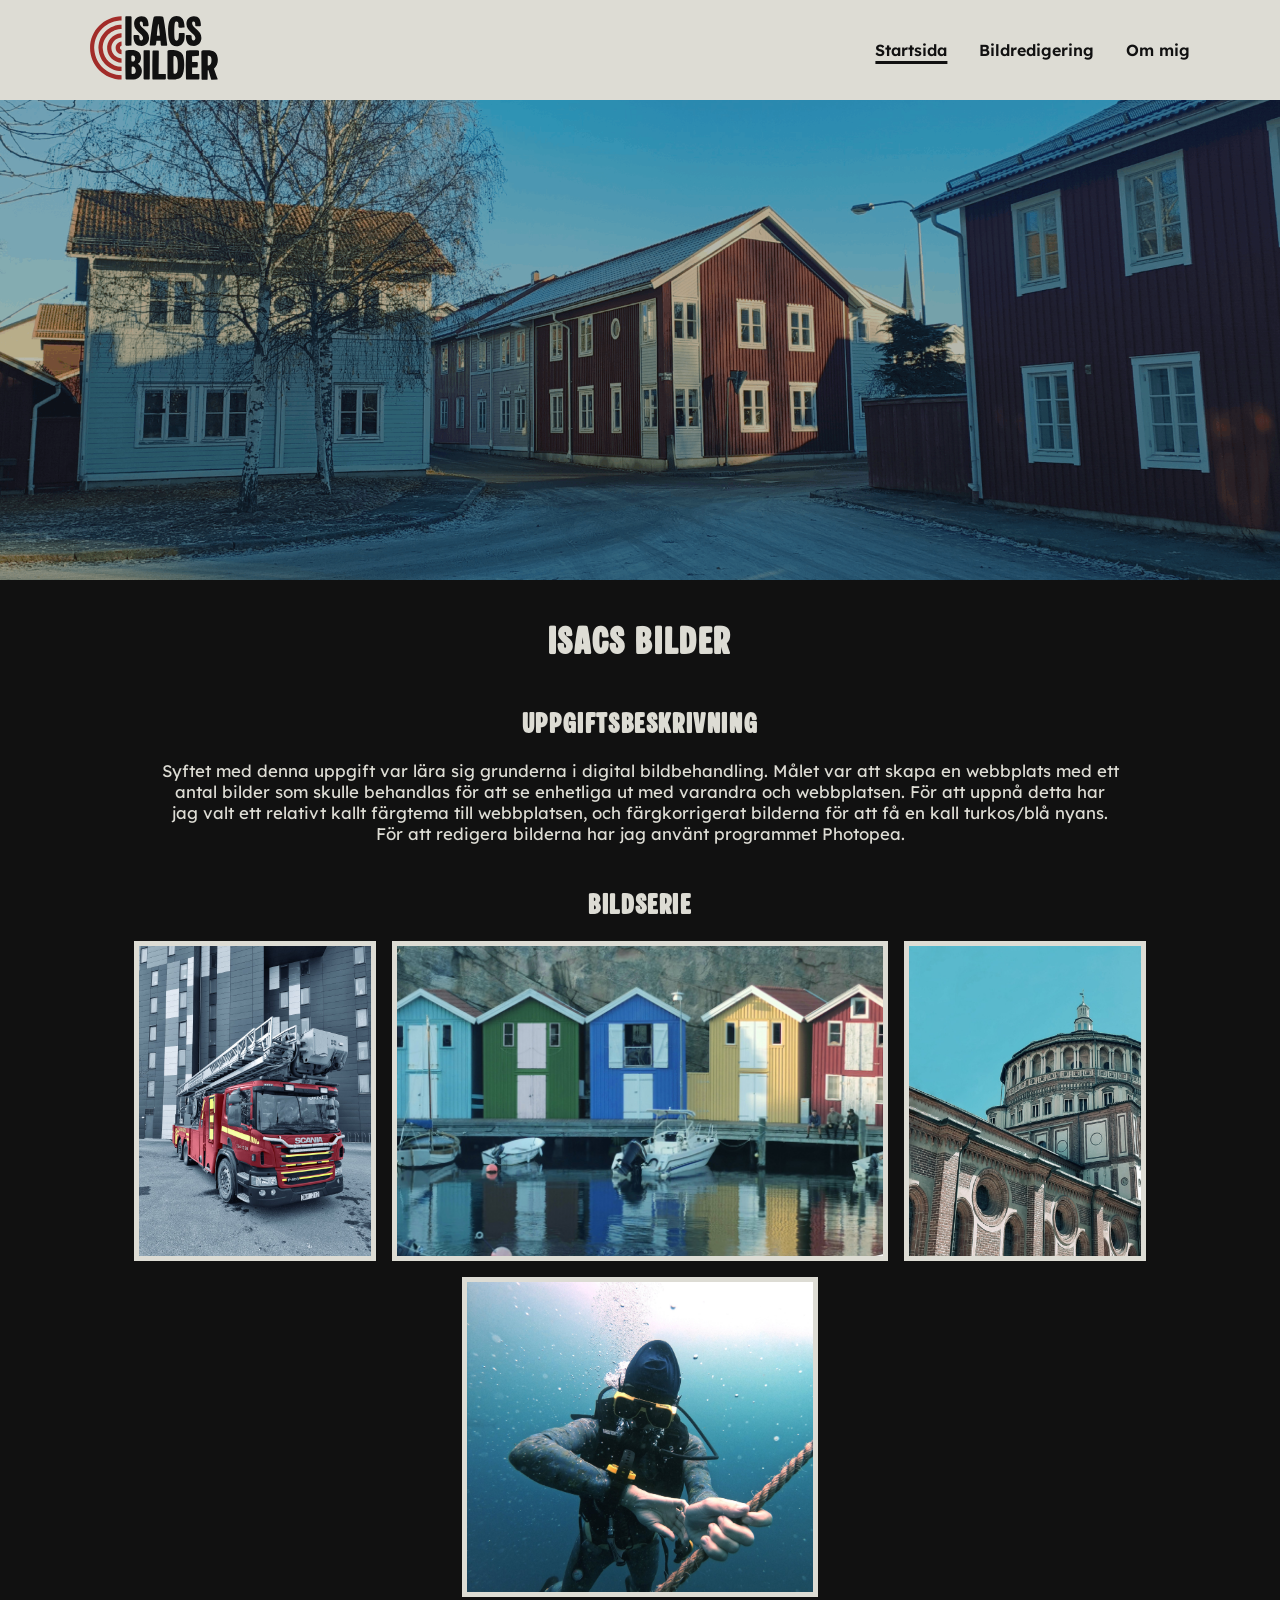
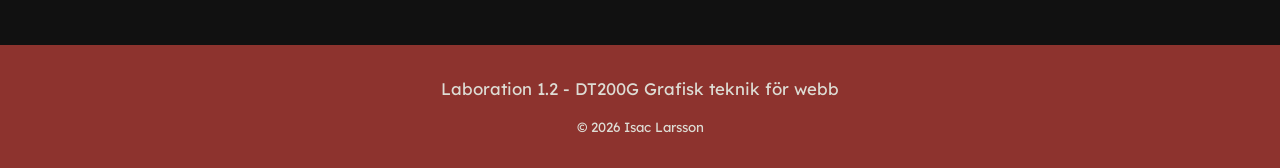
<file: index.html>
<!DOCTYPE html>
<html lang="sv">

<head>
    <meta charset="UTF-8">
    <meta name="viewport" content="width=device-width, initial-scale=1.0">
    <title>Isacs bilder</title>

    <!-- Favicon -->
    <link rel="icon" type="image/x-icon" href="images/favicon.ico">
    <link rel="icon" type="image/png" sizes="32x32" href="images/favicon.png">

    <!-- Typsnitt -->
    <link rel="preconnect" href="https://fonts.googleapis.com">
    <link rel="preconnect" href="https://fonts.gstatic.com" crossorigin>
    <link href="https://fonts.googleapis.com/css2?family=Lexend:wght@100..900&display=swap" rel="stylesheet">

    <!-- CSS -->
    <link rel="stylesheet" href="css/style.css">

    <!-- JavaScript -->
    <script src="js/main.js" defer></script>
</head>

<body>
    <!-- Sidhuvud med navigation -->
    <header>

        <!-- Logga och menyknapp -->
        <div class="logo-button-container">
            <a class="logo-link" href="index.html"><img class="logo" src="images/logo.svg"
                    alt="Isacs bilder. Leder till startsidan."></a>
            <button id="menu-button"><img class="menu-icon" src="images/menu.svg" alt="Öppna meny"></button>
        </div>

        <!--  Navigationsmeny -->
        <nav id="menu">
            <ul>
                <li class="current"><a href="index.html">Startsida</a></li>
                <li><a href="image-editing.html">Bildredigering</a></li>
                <li><a href="about.html">Om mig</a></li>
            </ul>
        </nav>
    </header>

    <!--  Huvudinnehåll -->
    <main>
        <img class="hero-image" src="images/header.png"
            alt="Röda, rosa och ljusblåa trähus med vita detaljer vid en vägkorsning. Marken och hustaken är täckta av frost.">

        <h1>Isacs bilder</h1>

        <!--  Uppgiftsbeskrivning -->
        <section>
            <h2>Uppgiftsbeskrivning</h2>
            <p>Syftet med denna uppgift var lära sig grunderna i digital bildbehandling. Målet var att
                skapa en webbplats med ett antal bilder som skulle behandlas för att se
                enhetliga ut med varandra och webbplatsen. För att uppnå detta har jag valt ett relativt kallt färgtema
                till webbplatsen, och färgkorrigerat bilderna för att få en kall turkos/blå nyans. 
                För att redigera bilderna har jag använt programmet Photopea.
            </p>
        </section>

        <!--  Bildserie -->
        <section>
            <h2>Bildserie</h2>
            <div class="images-container">
                <img src="images/bilserie020_edited.jpg"
                    alt="En röd brandbil med gula detaljer framför ett lägenhetshus. Fotot är svartvitt men branbilen är färglagd.">
                <img src="images/bilserie018_edited.jpg"
                    alt="Fem färgglada hus på smögenbryggan. Framför husen syns vatten och fyra stycken mindre båtar.">
                <img src="images/bilserie014_edited.jpg" alt="Kupolen på kyrkan Santa Maria delle Grazie mot en blå himmel. ">
                <img src="images/bilserie008_edited.jpg"
                    alt="En dykare iklädd grå våtdräkt och gult cyklop hållandes i ett rep under vattnet.">
            </div>
        </section>
    </main>

    <!--  Sidfot -->
    <footer>
        <p>Laboration 1.2 - DT200G Grafisk teknik för webb</p>
        <small>© 2026 Isac Larsson</small>
    </footer>
</body>

</html>
</file>
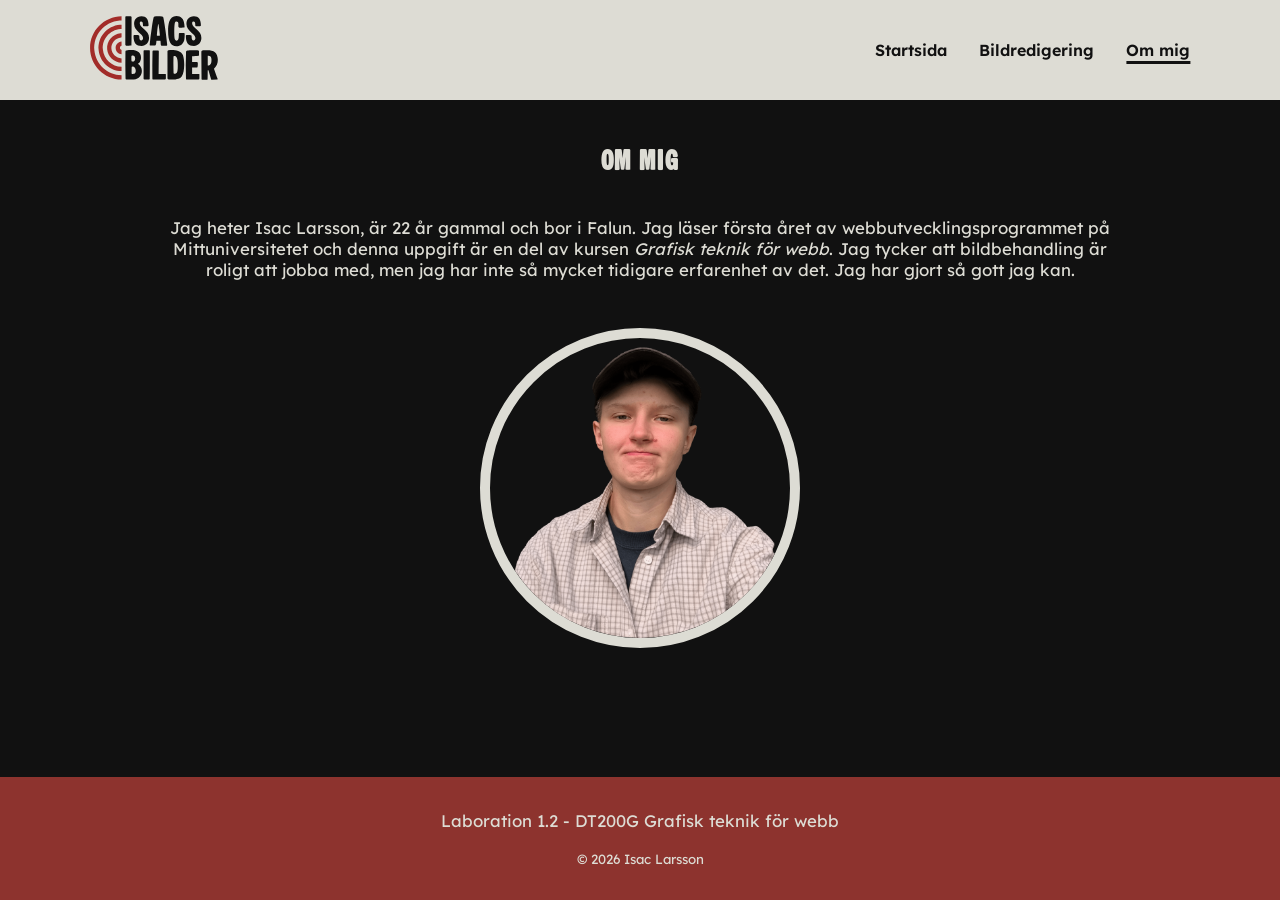
<file: about.html>
<!DOCTYPE html>
<html lang="sv">

<head>
    <meta charset="UTF-8">
    <meta name="viewport" content="width=device-width, initial-scale=1.0">
    <title>Om mig</title>

    <!-- Favicon -->
    <link rel="icon" type="image/x-icon" href="images/favicon.ico">
    <link rel="icon" type="image/png" sizes="32x32" href="images/favicon.png">

    <!-- Typsnitt -->
    <link rel="preconnect" href="https://fonts.googleapis.com">
    <link rel="preconnect" href="https://fonts.gstatic.com" crossorigin>
    <link href="https://fonts.googleapis.com/css2?family=Lexend:wght@100..900&display=swap" rel="stylesheet">

    <!-- CSS -->
    <link rel="stylesheet" href="css/style.css">

    <!-- JavaScript -->
    <script src="js/main.js" defer></script>
</head>

<body>
    <!-- Sidhuvud med navigation -->
    <header>

        <!-- Logga och menyknapp -->
        <div class="logo-button-container">
            <a class="logo-link" href="index.html"><img class="logo" src="images/logo.svg"
                    alt="Isacs bilder. Leder till startsidan."></a>
            <button id="menu-button"><img class="menu-icon" src="images/menu.svg" alt="Öppna meny"></button>
        </div>

        <!--  Navigationsmeny -->
        <nav id="menu">
            <ul>
                <li><a href="index.html">Startsida</a></li>
                <li><a href="image-editing.html">Bildredigering</a></li>
                <li class="current"><a href="about.html">Om mig</a></li>
            </ul>
        </nav>
    </header>

    <!--  Huvudinnehåll -->
    <main>
        <!-- Om mig -->
        <section>
            <h1>Om mig</h1>
            <p>Jag heter Isac Larsson, är 22 år gammal och bor i Falun. Jag läser första året av
                webbutvecklingsprogrammet
                på Mittuniversitetet och denna uppgift är en del av kursen <i>Grafisk teknik för webb</i>.
                Jag tycker att bildbehandling är roligt att jobba med, men jag har inte så mycket tidigare erfarenhet av
                det. Jag har gjort så gott jag kan.</p>
            <img class="portrait-image" src="images/portrait.png"
                alt="Isac iklädd en rutig beige skjorta och en svart keps.">
        </section>
    </main>

    <!--  Sidfot -->
    <footer>
        <p>Laboration 1.2 - DT200G Grafisk teknik för webb</p>
        <small>© 2026 Isac Larsson</small>
    </footer>
</body>

</html>
</file>
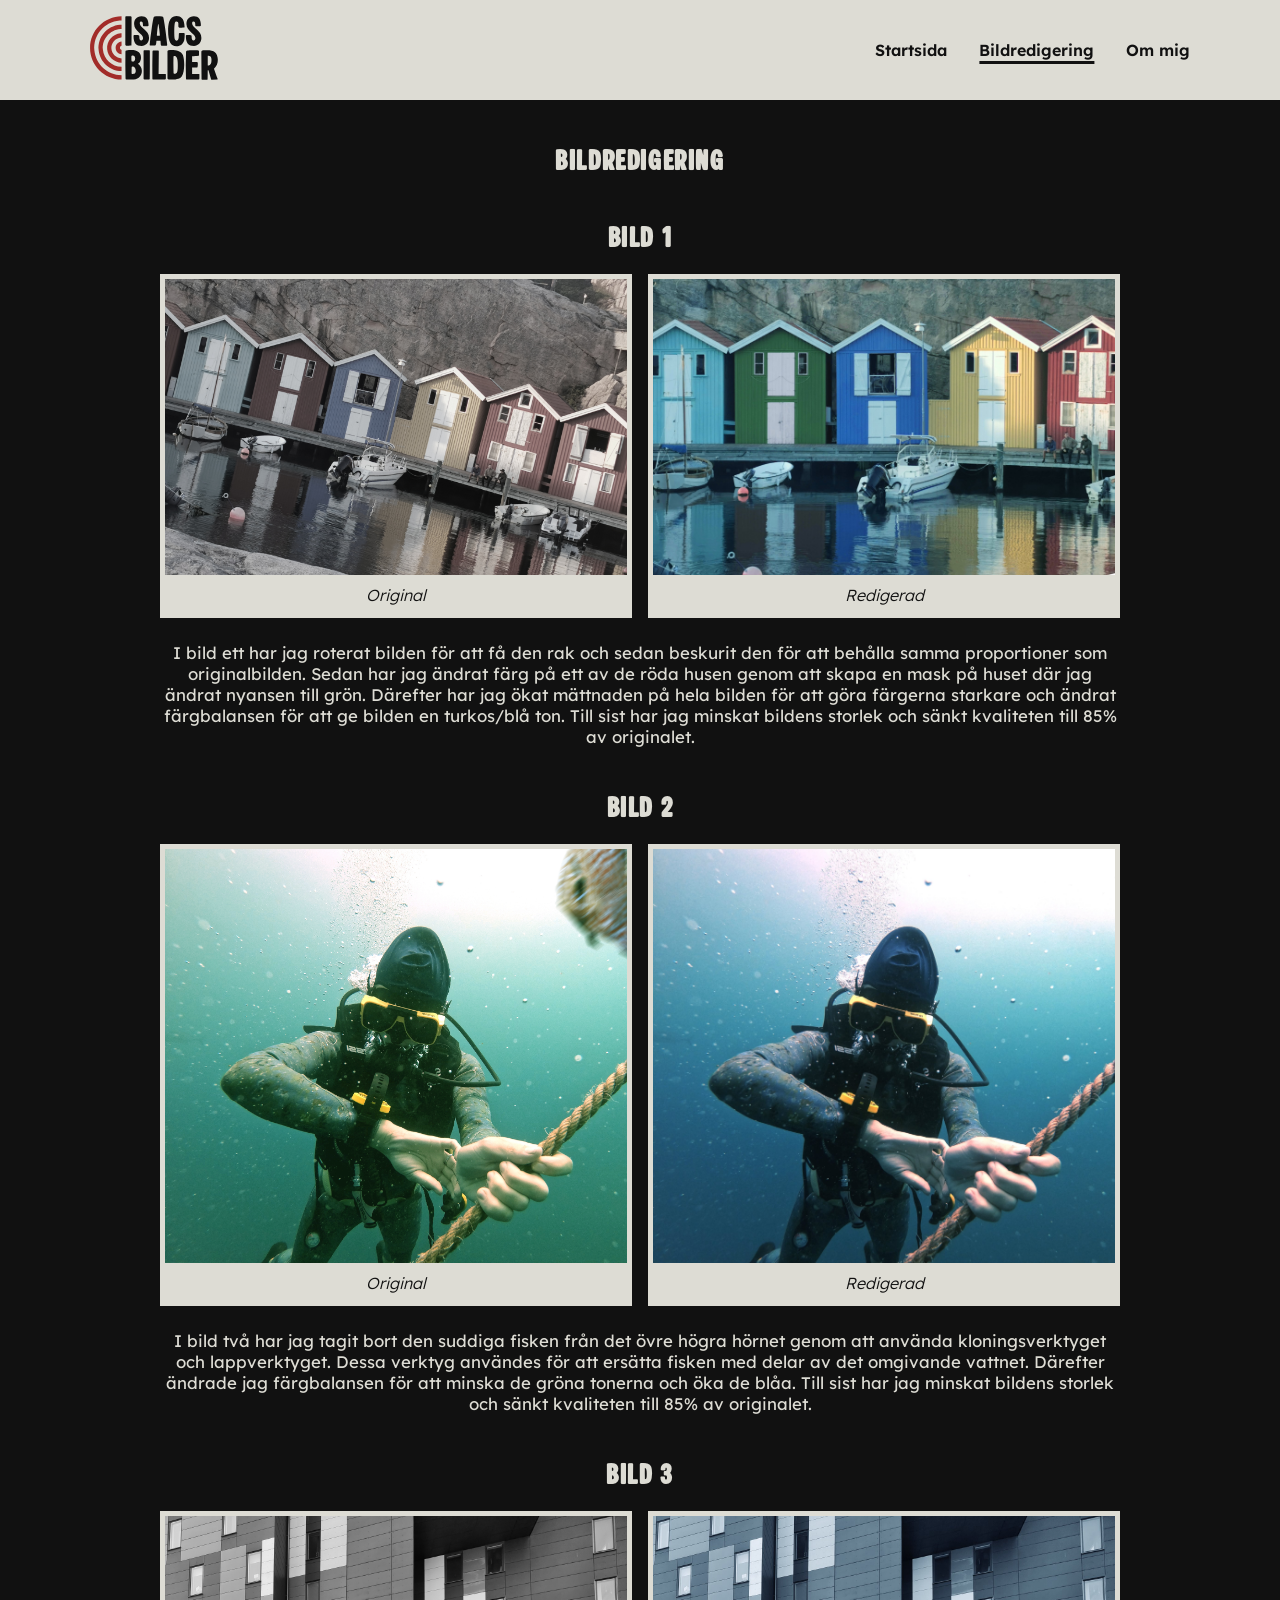
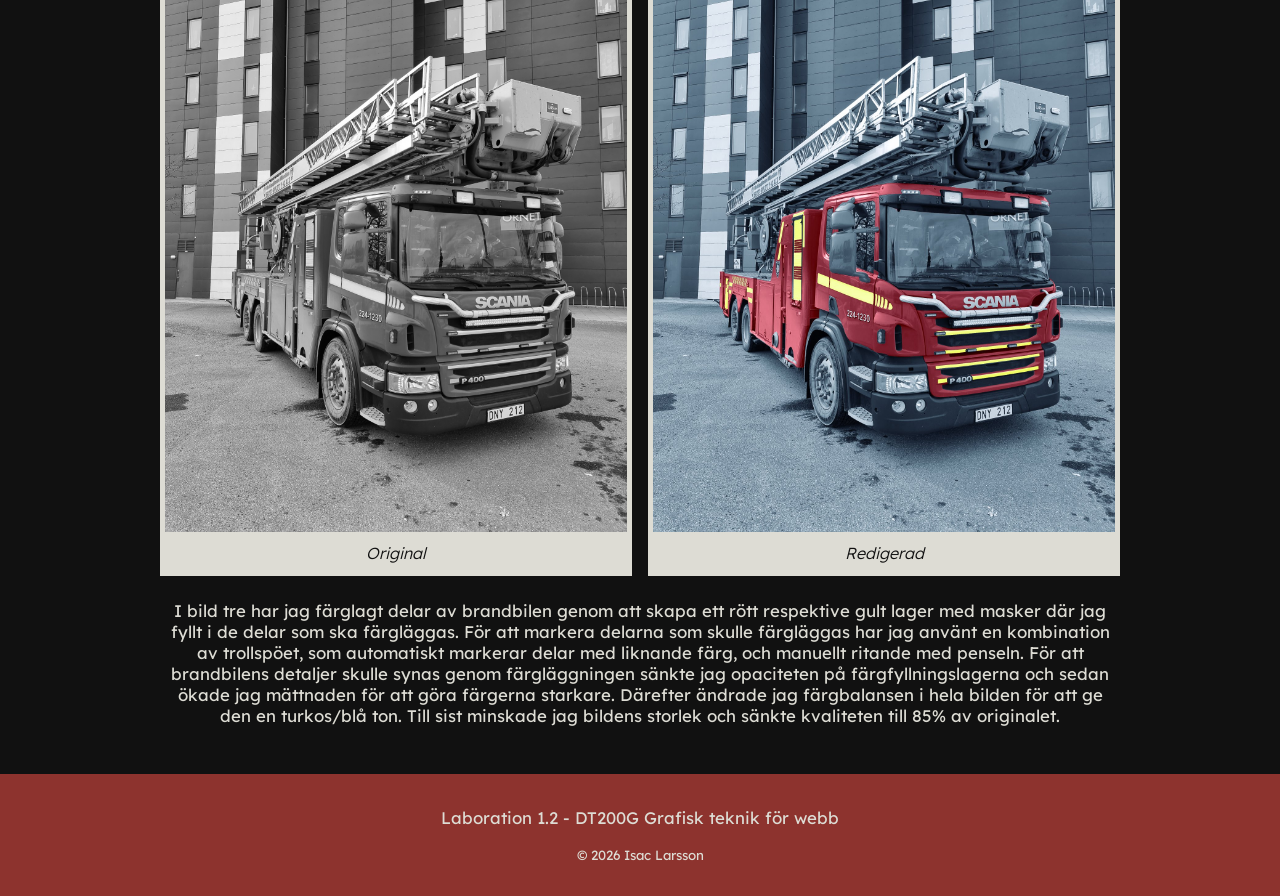
<file: image-editing.html>
<!DOCTYPE html>
<html lang="sv">

<head>
    <meta charset="UTF-8">
    <meta name="viewport" content="width=device-width, initial-scale=1.0">
    <title>Bildredigering</title>

    <!-- Favicon -->
    <link rel="icon" type="image/x-icon" href="images/favicon.ico">
    <link rel="icon" type="image/png" sizes="32x32" href="images/favicon.png">

    <!-- Typsnitt -->
    <link rel="preconnect" href="https://fonts.googleapis.com">
    <link rel="preconnect" href="https://fonts.gstatic.com" crossorigin>
    <link href="https://fonts.googleapis.com/css2?family=Lexend:wght@100..900&display=swap" rel="stylesheet">

    <!-- CSS -->
    <link rel="stylesheet" href="css/style.css">

    <!-- JavaScript -->
    <script src="js/main.js" defer></script>
</head>

<body>
    <!-- Sidhuvud med navigation -->
    <header>

        <!-- Logga och menyknapp -->
        <div class="logo-button-container">
            <a class="logo-link" href="index.html"><img class="logo" src="images/logo.svg"
                    alt="Isacs bilder. Leder till startsidan."></a>
            <button id="menu-button"><img class="menu-icon" src="images/menu.svg" alt="Öppna meny"></button>
        </div>

        <!--  Navigationsmeny -->
        <nav id="menu">
            <ul>
                <li><a href="index.html">Startsida</a></li>
                <li class="current"><a href="image-editing.html">Bildredigering</a></li>
                <li><a href="about.html">Om mig</a></li>
            </ul>
        </nav>
    </header>

    <!--  Huvudinnehåll -->
    <main>
        <section>
            <h1>Bildredigering</h1>
            <section>
                <h2>Bild 1</h2>
                <div class="image-edit-container">
                    <figure>
                        <img src="images/bilserie018.jpg"
                            alt="Orginalbild av färgglada hus på smögenbryggan. Bilden är roterad ca 20 grader åt höger och har nedtonade färger.">
                        <figcaption>Original</figcaption>
                    </figure>
                    <figure>
                        <img src="images/bilserie018_edited.jpg" alt="Redigerad bild av färgglada hus på smögenbryggan. Bilden är rak och har starka färger. 
                                Ett av husen har bytt färg från rött till grönt och hela bilden har en lätt blå ton. 
                                Bilden är beskuren så att ett av husen i orginalbilden inte längre syns.">
                        <figcaption>Redigerad</figcaption>
                    </figure>
                </div>
                <p class="image-edit-description">I bild ett har jag roterat bilden för att få den rak och sedan
                    beskurit den för att behålla samma proportioner som originalbilden. Sedan har jag ändrat färg på ett
                    av de röda husen genom att skapa en mask på huset där jag ändrat nyansen till grön. Därefter har jag
                    ökat mättnaden på hela bilden för att göra färgerna starkare och ändrat färgbalansen för att ge
                    bilden en turkos/blå ton. Till sist har jag minskat bildens storlek och sänkt kvaliteten till 85% av
                    originalet.</p>
            </section>
            <section>
                <h2>Bild 2</h2>
                <div class="image-edit-container">
                    <figure>
                        <img src="images/bilserie008.jpg"
                            alt="Orginalbild av dykare i vatten. I det övre högra hörnet syns en suddig fisk och vattnet har en grön ton.">
                        <figcaption>Original</figcaption>
                    </figure>
                    <figure>
                        <img src="images/bilserie008_edited.jpg"
                            alt="Redigerad bild av dykare i vatten. Fisken i orginalbilden är borttagen och vattnet runt dykaren är blått.">
                        <figcaption>Redigerad</figcaption>
                    </figure>
                </div>
                <p class="image-edit-description">I bild två har jag tagit bort den suddiga fisken från det övre högra
                    hörnet genom att använda kloningsverktyget och lappverktyget. Dessa verktyg användes för att ersätta
                    fisken med delar av det omgivande vattnet. Därefter ändrade jag färgbalansen för att minska de gröna
                    tonerna och öka de blåa. Till sist har jag minskat bildens storlek och sänkt kvaliteten till 85% av
                    originalet.</p>
            </section>
            <section>
                <h2>Bild 3</h2>
                <div class="image-edit-container">
                    <figure>
                        <img src="images/bilserie020.jpg"
                            alt="Orginalbild av brandbil framför lägenhetshus. Hela bilden är svartvit.">
                        <figcaption>Original</figcaption>
                    </figure>
                    <figure>
                        <img src="images/bilserie020_edited.jpg"
                            alt="Redigerad bild av brandbild framför lägenhetshus. Bakgrunden och marken är svartvit men branbilen är röd med gula detaljer. 
                                Bilden har en lätt blå ton.">
                        <figcaption>Redigerad</figcaption>
                    </figure>
                </div>
                <p class="image-edit-description">I bild tre har jag färglagt delar av brandbilen genom att skapa ett
                    rött respektive gult lager med masker där jag fyllt i de delar som ska färgläggas. För att markera
                    delarna som skulle färgläggas har jag använt en kombination av trollspöet, som automatiskt markerar
                    delar med liknande färg, och manuellt ritande med penseln. För att brandbilens detaljer skulle synas
                    genom färgläggningen sänkte jag opaciteten på färgfyllningslagerna och sedan ökade jag mättnaden för
                    att göra färgerna starkare. Därefter ändrade jag färgbalansen i hela bilden för att ge den en
                    turkos/blå ton. Till sist minskade jag bildens storlek och sänkte kvaliteten till 85% av originalet.
                </p>
            </section>
        </section>
    </main>

    <!--  Sidfot -->
    <footer>
        <p>Laboration 1.2 - DT200G Grafisk teknik för webb</p>
        <small>© 2026 Isac Larsson</small>
    </footer>
</body>

</html>
</file>
<file: css/style.css>
/* Hämtar nedladdade typsnitt */
@font-face {
	font-family: "barberChop";
	src: url("../assets/BarberChop.otf");
}

/* ================================= GLOBALT ================================= */

/* Variabler */
:root {
	/* Färger */
	--color-1: #dddcd4;
	--color-2: #111111;
	--color-3: #8d332e;
	--color-4: #973833;
	--color-5: #7a2d29;

	/* Spacing */
	--spacing-edge: 7vw; /* Utrymme mellan sidans kant och närmsta element */
}

* {
	box-sizing: border-box;
}

body {
	font-family: "Lexend", sans-serif;
	padding: 0;
	margin: 0;
	text-align: center;
	background-color: var(--color-2);
	color: var(--color-1);
	word-wrap: break-word; /* Gör att långa ord kan brytas på små skärmar */

	/* Gör tillsammans med main{flex: 1} att footer alltid hamnar längst ner på sidan */
	min-height: 100vh;
	display: flex;
	flex-direction: column;
}

h1,
h2,
h3 {
	font-family: "barberChop", sans-serif;
	letter-spacing: 0.1rem; /* Mer luft mellan bokstäver */
}

h1 {
	margin: 2.5rem 0;
}

p {
	font-size: 1.05rem;
}

img {
	max-width: 100%;
}

/* ================================= HEADER ================================= */

header {
	background-color: var(--color-1);
}

/* Container för logga och menyknapp på mobil */
header .logo-button-container {
	padding: 1rem var(--spacing-edge);
	display: flex;
	justify-content: space-between;
	align-items: center;
}

/* Länk på logga */
header .logo-link {
	width: 30%;
}

/* Knapp för mobilmeny */
header button {
	border: none;
	padding: 0;
	height: 10%;
	width: 10%;
	background-color: transparent;
}

header button img {
	width: 100%;
}

header nav {
	display: none; /* Dölj mobilmeny som standard*/
}

header nav.open {
	display: block; /* Visa mobilmeny */
}

header ul {
	list-style-type: none;
	padding: 0;
	margin: 0;
}

header li {
	border-top: 1px solid var(--color-4);
	background-color: var(--color-3);
}

header li a {
	color: var(--color-1);
	text-decoration: none;
	font-weight: 600;
	display: block;
	padding: 1.2rem 0;
}

header li.current {
	background-color: var(--color-5);
}

/* ================================= MAIN ================================= */

main {
	flex: 1;
}

main > *:not(.hero-image) {
	padding: 0 var(--spacing-edge); /* Padding på allt utom hero */
}

main p {
	max-width: 60rem;
	margin: 0 auto;
}

/* ----------------- MAIN - STARTSIDA ----------------- */

.hero-image {
	opacity: 0.7;
	object-fit: cover;
	width: 100%;
	max-height: 30rem;
}

main section {
	margin: 3rem 0;
}

/* Container för bilder på startsidan */
.images-container {
	display: flex;
	flex-direction: column;
	gap: 1rem;
}

.images-container img {
	border: 5px solid var(--color-1);
}

/* ----------------- MAIN - BILDREDIGERING ----------------- */

.image-edit-container {
	display: flex;
	flex-direction: column;
	gap: 1rem;
	margin-bottom: 1.5rem;
}

.image-edit-container figure {
	margin: 0;
	background-color: var(--color-1);
	border: 5px solid var(--color-1);
}

.image-edit-container figcaption {
	color: var(--color-2);
	margin: 0.4rem 0 0.5rem;
	font-style: italic;
	font-weight: 300;
}

.image-edit-container img {
	width: 100%;
}

/* ----------------- MAIN - OM MIG ----------------- */

.portrait-image {
	max-height: 20rem;
	margin: 3rem 0;
	padding-top: 0.5rem; /* Mellanrum mellan huvud och ram */
	border: 10px solid var(--color-1);
	border-radius: 1000px; /* Gör bilden rund */
	aspect-ratio: 1 / 1; /* Gör att bilden alltid har ratio 1:1 */
	object-fit: contain;
}

/* ================================= FOOTER ================================= */

footer {
	background-color: var(--color-3);
	padding: 1rem var(--spacing-edge) 2rem;
	color: var(--color-1);
}

/* ================================= MEDIA QUERIES ================================= */

/* Skärmar större än 600px */
@media (min-width: 600px) {
	header {
		display: flex;
		justify-content: space-between;
		align-items: center;
		padding: 1rem var(--spacing-edge);
	}

	/* Knappen försvinner så endast loggan är kvar i containern */
	header .logo-button-container {
		width: 8rem;
		padding: 0;
		display: block;
	}

	header button {
		display: none; /* Dölj menyknapp */
	}

	header nav {
		display: block; /* Visa navigeringen som standard */
	}

	header ul {
		display: flex;
		gap: 2rem;
	}

	header li {
		background-color: transparent;
		border-top: none;
	}

	header li a {
		color: var(--color-2);
		padding: 0;
	}

	header li a:hover {
		color: var(--color-3);
	}

	header li.current {
		background-color: transparent;
	}

	/* Linje under den nuvarande sidan i menyn */
	header li.current > a {
		text-decoration: underline;
		text-underline-offset: 5px;
		text-decoration-thickness: 3px;
	}

	/* ----------------- MAIN - STARTSIDA ----------------- */

	/* Container för bilder på startsidan */
	.images-container {
		flex-direction: row;
		flex-wrap: wrap;
		justify-content: center;
	}

	.images-container img {
		height: 20rem;
	}

	/* ----------------- MAIN - BILDREDIGERING ----------------- */

	.image-edit-container {
		flex-direction: row;
		max-width: 60rem;
		margin: 0 auto 1.5rem;
	}

	.image-edit-container figure{
		flex: 1;
	}
}
</file>
